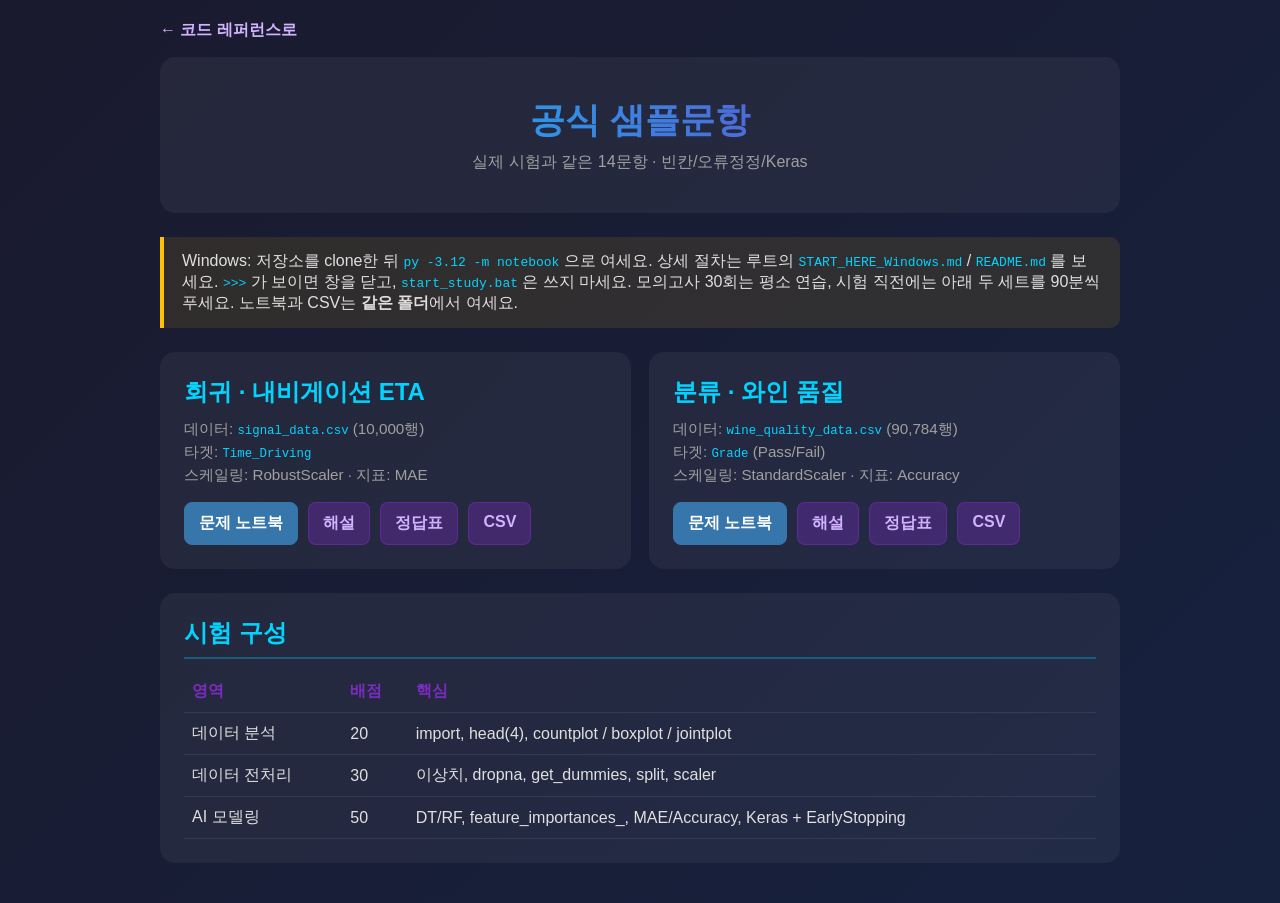
<file: official_samples/index.html>
<!DOCTYPE html>
<html lang="ko">
<head>
    <meta charset="UTF-8">
    <meta name="viewport" content="width=device-width, initial-scale=1.0">
    <title>AICE Associate 공식 샘플문항</title>
    <link rel="icon" href="../assets/gn-icon.svg" />
    <style>
        * { margin: 0; padding: 0; box-sizing: border-box; }
        body {
            font-family: 'Segoe UI', Tahoma, Geneva, Verdana, sans-serif;
            background: linear-gradient(135deg, #1a1a2e 0%, #16213e 100%);
            color: #e0e0e0;
            min-height: 100vh;
            padding: 20px;
        }
        .container { max-width: 960px; margin: 0 auto; }
        header {
            text-align: center;
            padding: 40px 20px;
            background: rgba(255, 255, 255, 0.05);
            border-radius: 15px;
            margin-bottom: 24px;
        }
        header h1 {
            font-size: 2.2em;
            background: linear-gradient(90deg, #00d4ff, #7b2cbf);
            -webkit-background-clip: text;
            -webkit-text-fill-color: transparent;
            margin-bottom: 8px;
        }
        header p { color: #a0a0a0; }
        .back {
            display: inline-block;
            margin-bottom: 16px;
            color: #d2b3ff;
            text-decoration: none;
            font-weight: 600;
        }
        .note {
            background: rgba(255, 193, 7, 0.1);
            border-left: 4px solid #ffc107;
            padding: 14px 18px;
            margin-bottom: 24px;
            border-radius: 0 10px 10px 0;
            color: #e0e0e0;
        }
        .grid {
            display: grid;
            grid-template-columns: 1fr 1fr;
            gap: 18px;
            margin-bottom: 24px;
        }
        .card {
            background: rgba(255, 255, 255, 0.05);
            border-radius: 15px;
            padding: 24px;
        }
        .card h2 { color: #00d4ff; margin-bottom: 10px; }
        .card .meta { color: #a0a0a0; font-size: 0.95em; margin-bottom: 16px; line-height: 1.5; }
        .links { display: flex; flex-wrap: wrap; gap: 10px; }
        .links a {
            display: inline-block;
            padding: 10px 14px;
            border-radius: 8px;
            text-decoration: none;
            font-weight: 600;
            background: rgba(123, 44, 191, 0.35);
            color: #d2b3ff;
            border: 1px solid rgba(123, 44, 191, 0.5);
        }
        .links a.primary {
            background: #3776ab;
            color: #fff;
            border-color: #3776ab;
        }
        .section {
            background: rgba(255, 255, 255, 0.05);
            border-radius: 15px;
            padding: 24px;
            margin-bottom: 20px;
        }
        .section h2 {
            color: #00d4ff;
            margin-bottom: 12px;
            padding-bottom: 8px;
            border-bottom: 2px solid rgba(0, 212, 255, 0.3);
        }
        table { width: 100%; border-collapse: collapse; }
        th, td { text-align: left; padding: 10px 8px; border-bottom: 1px solid rgba(255,255,255,0.08); }
        th { color: #7b2cbf; }
        code { color: #00d4ff; }
        @media (max-width: 768px) {
            .grid { grid-template-columns: 1fr; }
            header h1 { font-size: 1.6em; }
        }
    </style>
</head>
<body>
    <div class="container">
        <a class="back" href="../index.html">← 코드 레퍼런스로</a>
        <header>
            <h1>공식 샘플문항</h1>
            <p>실제 시험과 같은 14문항 · 빈칸/오류정정/Keras</p>
        </header>

        <div class="note">
            Windows: 저장소를 clone한 뒤 <code>py -3.12 -m notebook</code> 으로 여세요.
            상세 절차는 루트의 <code>START_HERE_Windows.md</code> / <code>README.md</code> 를 보세요.
            <code>&gt;&gt;&gt;</code> 가 보이면 창을 닫고, <code>start_study.bat</code> 은 쓰지 마세요.
            모의고사 30회는 평소 연습, 시험 직전에는 아래 두 세트를 90분씩 푸세요.
            노트북과 CSV는 <strong>같은 폴더</strong>에서 여세요.
        </div>

        <div class="grid">
            <div class="card">
                <h2>회귀 · 내비게이션 ETA</h2>
                <p class="meta">
                    데이터: <code>signal_data.csv</code> (10,000행)<br>
                    타겟: <code>Time_Driving</code><br>
                    스케일링: RobustScaler · 지표: MAE
                </p>
                <div class="links">
                    <a class="primary" href="regression/problem.ipynb">문제 노트북</a>
                    <a href="regression/solution.ipynb">해설</a>
                    <a href="regression/answer_key.md">정답표</a>
                    <a href="regression/signal_data.csv">CSV</a>
                </div>
            </div>
            <div class="card">
                <h2>분류 · 와인 품질</h2>
                <p class="meta">
                    데이터: <code>wine_quality_data.csv</code> (90,784행)<br>
                    타겟: <code>Grade</code> (Pass/Fail)<br>
                    스케일링: StandardScaler · 지표: Accuracy
                </p>
                <div class="links">
                    <a class="primary" href="classification/problem.ipynb">문제 노트북</a>
                    <a href="classification/solution.ipynb">해설</a>
                    <a href="classification/answer_key.md">정답표</a>
                    <a href="classification/wine_quality_data.csv">CSV</a>
                </div>
            </div>
        </div>

        <div class="section">
            <h2>시험 구성</h2>
            <table>
                <thead>
                    <tr><th>영역</th><th>배점</th><th>핵심</th></tr>
                </thead>
                <tbody>
                    <tr><td>데이터 분석</td><td>20</td><td>import, head(4), countplot / boxplot / jointplot</td></tr>
                    <tr><td>데이터 전처리</td><td>30</td><td>이상치, dropna, get_dummies, split, scaler</td></tr>
                    <tr><td>AI 모델링</td><td>50</td><td>DT/RF, feature_importances_, MAE/Accuracy, Keras + EarlyStopping</td></tr>
                </tbody>
            </table>
        </div>
    </div>
</body>
</html>
</file>
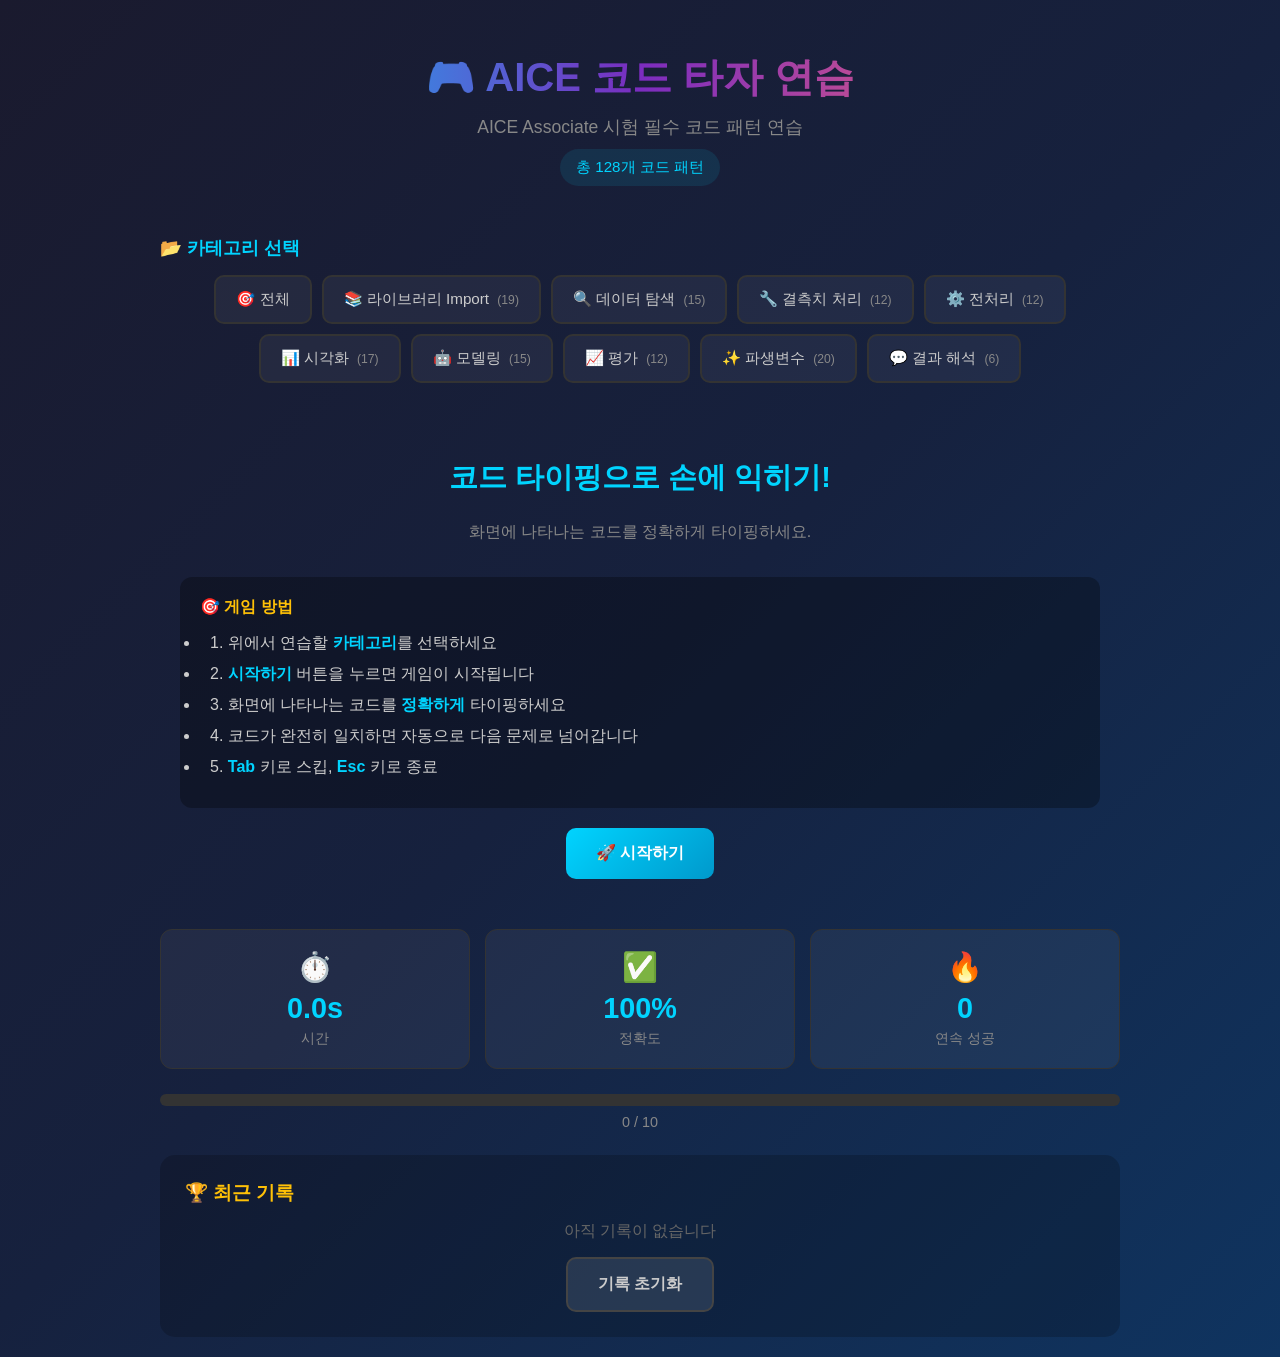
<file: games/typing_game/index.html>
<!DOCTYPE html>
<html lang="ko">
<head>
    <meta charset="UTF-8">
    <meta name="viewport" content="width=device-width, initial-scale=1.0">
    <title>AICE 코드 타자 연습</title>
    <link rel="stylesheet" href="style.css">
</head>
<body>
    <div class="container">
        <!-- 헤더 -->
        <header>
            <h1>🎮 AICE 코드 타자 연습</h1>
            <p>AICE Associate 시험 필수 코드 패턴 연습</p>
            <p class="code-count" id="codeCount">총 0개 코드 패턴</p>
        </header>
        
        <!-- 카테고리 선택 -->
        <div class="category-section">
            <h3>📂 카테고리 선택</h3>
            <div class="category-buttons" id="categoryButtons">
                <!-- JavaScript로 생성 -->
            </div>
        </div>
        
        <!-- 시작 화면 -->
        <div class="start-screen" id="startScreen">
            <h2>코드 타이핑으로 손에 익히기!</h2>
            <p>화면에 나타나는 코드를 정확하게 타이핑하세요.</p>
            
            <div class="instructions">
                <h4>🎯 게임 방법</h4>
                <ul>
                    <li>1. 위에서 연습할 <strong>카테고리</strong>를 선택하세요</li>
                    <li>2. <strong>시작하기</strong> 버튼을 누르면 게임이 시작됩니다</li>
                    <li>3. 화면에 나타나는 코드를 <strong>정확하게</strong> 타이핑하세요</li>
                    <li>4. 코드가 완전히 일치하면 자동으로 다음 문제로 넘어갑니다</li>
                    <li>5. <strong>Tab</strong> 키로 스킵, <strong>Esc</strong> 키로 종료</li>
                </ul>
            </div>
            
            <div class="controls">
                <button class="btn btn-primary" onclick="startGame()">
                    🚀 시작하기
                </button>
            </div>
        </div>
        
        <!-- 게임 영역 -->
        <div class="game-area" id="gameArea" style="display: none;">
            
            <!-- 토글 버튼 영역 -->
            <div class="toggle-buttons">
                <button class="toggle-btn active" id="toggleDesc" onclick="toggleSection('desc')">
                    💡 설명
                </button>
                <button class="toggle-btn active" id="togglePron" onclick="toggleSection('pron')">
                    🔊 발음
                </button>
                <button class="toggle-btn active" id="toggleGrammar" onclick="toggleSection('grammar')">
                    📖 문법
                </button>
            </div>
            
            <!-- 1. 코드 설명 (위) -->
            <div class="code-description" id="descSection">
                <span class="desc-icon">💡</span>
                <div class="desc-content">
                    <span class="desc-label">설명</span>
                    <div id="codeDescription">설명이 여기에 표시됩니다</div>
                </div>
            </div>
            
            <!-- 2. 타겟 코드 (가운데) -->
            <div class="target-code">
                <span class="target-code-label">타이핑할 코드</span>
                <div id="targetCode">코드가 여기에 표시됩니다</div>
            </div>
            
            <!-- 3. 한글 발음 (코드 아래) -->
            <div class="code-pronunciation" id="pronSection">
                <span class="pron-icon">🔊</span>
                <div class="pron-content">
                    <span class="pron-label">발음</span>
                    <div id="codePronunciation">발음이 여기에 표시됩니다</div>
                </div>
            </div>
            
            <!-- 4. 입력 영역 -->
            <div class="input-area">
                <span class="input-area-label">입력</span>
                <input 
                    type="text" 
                    id="codeInput" 
                    placeholder="여기에 타이핑하세요..."
                    autocomplete="off"
                    autocapitalize="off"
                    autocorrect="off"
                    spellcheck="false"
                >
            </div>
            
            <!-- 5. 실시간 피드백 -->
            <div id="liveFeedback"></div>
            
            <!-- 6. 문법 설명 (아래) -->
            <div class="code-grammar" id="grammarSection">
                <span class="grammar-icon">📖</span>
                <div class="grammar-content">
                    <span class="grammar-label">문법</span>
                    <div id="codeGrammar">문법 설명이 여기에 표시됩니다</div>
                </div>
            </div>
        </div>
        
        <!-- 통계 -->
        <div class="stats-area">
            <div class="stat-box">
                <div class="icon">⏱️</div>
                <div class="value" id="timer">0.0s</div>
                <div class="label">시간</div>
            </div>
            <div class="stat-box">
                <div class="icon">✅</div>
                <div class="value" id="accuracy">100%</div>
                <div class="label">정확도</div>
            </div>
            <div class="stat-box">
                <div class="icon">🔥</div>
                <div class="value" id="streak">0</div>
                <div class="label">연속 성공</div>
            </div>
        </div>
        
        <!-- 진행 바 -->
        <div class="progress-section">
            <div class="progress-bar">
                <div class="progress-fill" id="progressFill" style="width: 0%"></div>
            </div>
            <div class="progress-text" id="progressText">0 / 10</div>
        </div>
        
        <!-- 기록 섹션 -->
        <div class="records-section">
            <h3>🏆 최근 기록</h3>
            <div id="recordsList">
                <!-- JavaScript로 생성 -->
            </div>
            <div style="text-align: center; margin-top: 15px;">
                <button class="btn btn-secondary" onclick="clearRecords()">기록 초기화</button>
            </div>
        </div>
    </div>
    
    <!-- 결과 모달 -->
    <div class="modal" id="resultModal">
        <div class="modal-content">
            <h2>🎉 완료!</h2>
            <div class="result-stats">
                <div class="result-stat">
                    <div class="value" id="resultCorrect">0</div>
                    <div class="label">정답</div>
                </div>
                <div class="result-stat">
                    <div class="value" id="resultAccuracy">0%</div>
                    <div class="label">정확도</div>
                </div>
                <div class="result-stat">
                    <div class="value" id="resultTime">0s</div>
                    <div class="label">총 시간</div>
                </div>
                <div class="result-stat">
                    <div class="value" id="resultStreak">0</div>
                    <div class="label">최대 연속</div>
                </div>
            </div>
            <div class="controls">
                <button class="btn btn-primary" onclick="restartGame()">다시 하기</button>
                <button class="btn btn-secondary" onclick="closeModal()">닫기</button>
            </div>
        </div>
    </div>
    
    <!-- 스크립트 -->
    <script src="codes.js"></script>
    <script src="script.js"></script>
</body>
</html>
</file>
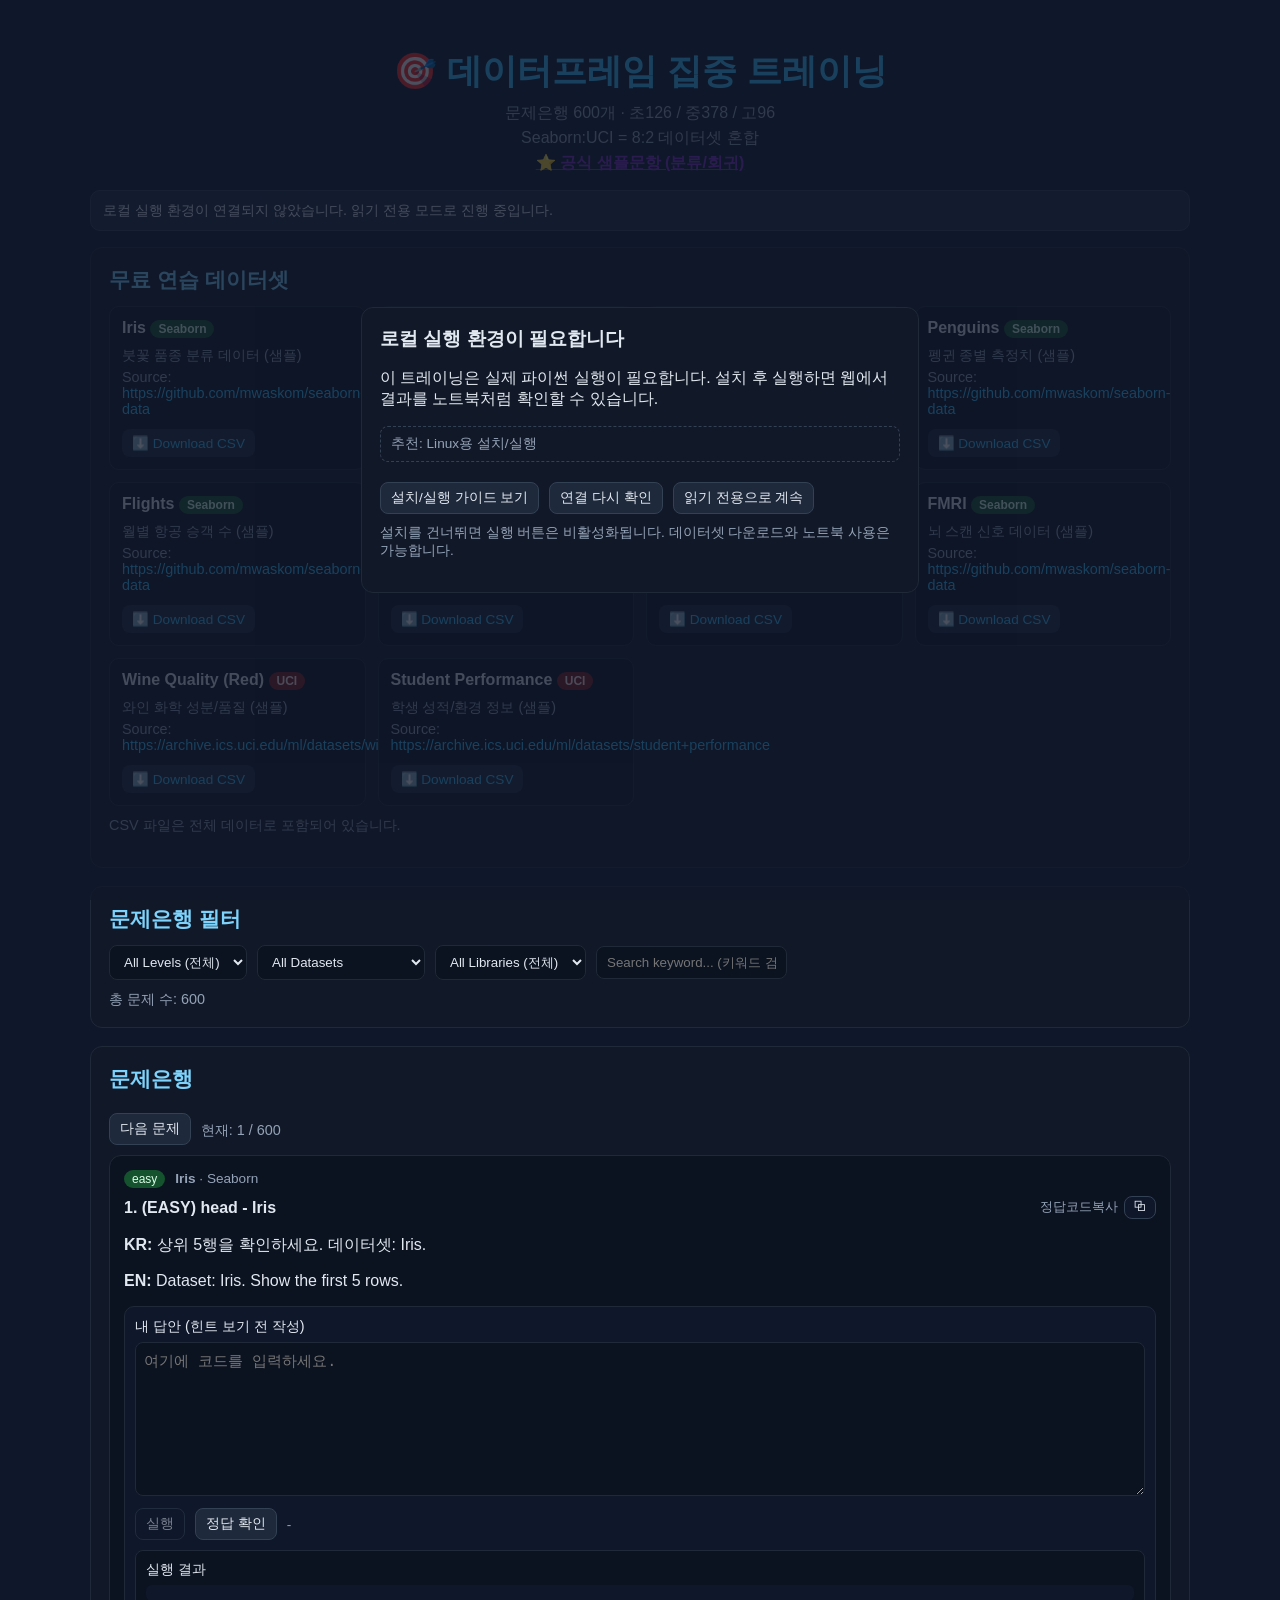
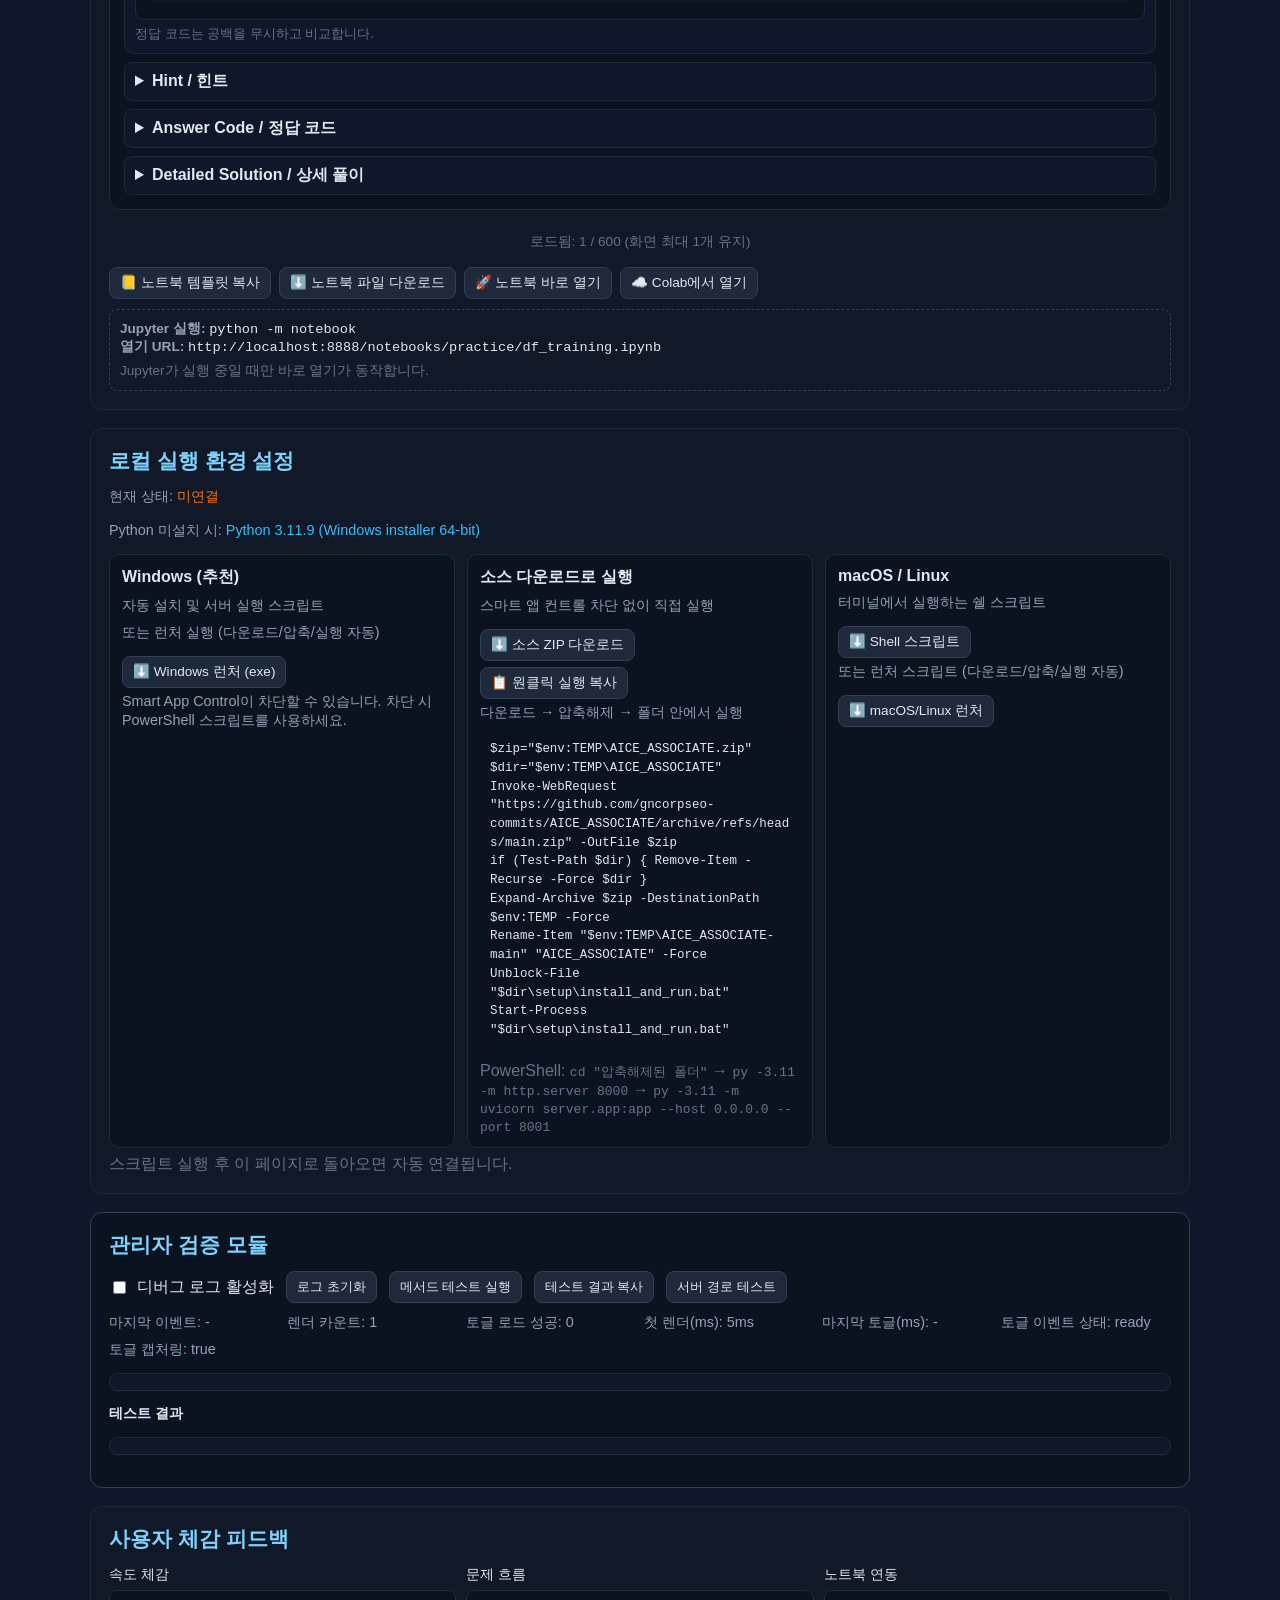
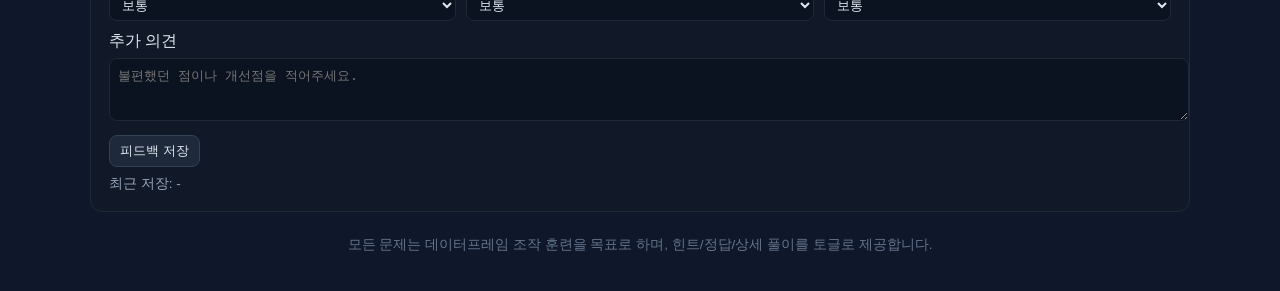
<file: practice/df_training.html>
<!DOCTYPE html>
<html lang="ko">
<head>
  <meta charset="UTF-8" />
  <meta name="viewport" content="width=device-width, initial-scale=1.0" />
  <title>데이터프레임 집중 트레이닝</title>
  <link rel="icon" href="../assets/gn-icon.svg" />
  <link rel="stylesheet" href="df_training.css" />
</head>
<body>
  <div class="container">
    <header>
      <h1>🎯 데이터프레임 집중 트레이닝</h1>
      <p>문제은행 600개 · 초126 / 중378 / 고96</p>
      <p>Seaborn:UCI = 8:2 데이터셋 혼합</p>
      <p><a href="../official_samples/index.html" style="color:#7b2cbf;font-weight:700;">⭐ 공식 샘플문항 (분류/회귀)</a></p>
    </header>

    <div id="readonlyBanner" class="readonly-banner">
      로컬 실행 환경이 연결되지 않았습니다. 읽기 전용 모드로 진행 중입니다.
    </div>

    <section class="section">
      <h2>무료 연습 데이터셋</h2>
      <div id="datasetList" class="dataset-grid"></div>
      <p class="stat-line">CSV 파일은 전체 데이터로 포함되어 있습니다.</p>
    </section>

    <section class="section">
      <h2>문제은행 필터</h2>
      <div class="filters">
        <select id="filterDifficulty">
          <option value="all">All Levels (전체)</option>
          <option value="easy">Easy (초급)</option>
          <option value="medium">Medium (중급)</option>
          <option value="hard">Hard (고급)</option>
        </select>
        <select id="filterDataset"></select>
        <select id="filterLibrary"></select>
        <input id="filterQuery" type="text" placeholder="Search keyword... (키워드 검색)" />
      </div>
      <div class="stat-line">총 문제 수: <span id="totalCount">0</span></div>
    </section>

    <section class="section">
      <h2>문제은행</h2>
      <div class="question-controls">
        <button id="nextQuestionBtn" class="notebook-btn">다음 문제</button>
        <span id="questionProgress" class="stat-line"></span>
      </div>
      <div id="questionList"></div>
      <div id="scrollSentinel"></div>
      <div id="loadingStatus" class="footer-note">스크롤하면 추가 문제가 로드됩니다.</div>
      <div class="notebook-actions">
        <button id="openInNotebook" class="notebook-btn">📒 노트북 템플릿 복사</button>
        <button id="downloadNotebook" class="notebook-btn">⬇️ 노트북 파일 다운로드</button>
        <button id="openNotebookLink" class="notebook-btn">🚀 노트북 바로 열기</button>
        <button id="openColabLink" class="notebook-btn">☁️ Colab에서 열기</button>
      </div>
      <div class="notebook-guide">
        <div><strong>Jupyter 실행:</strong> <code>python -m notebook</code></div>
        <div><strong>열기 URL:</strong> <code>http://localhost:8888/notebooks/practice/df_training.ipynb</code></div>
        <div class="guide-note">Jupyter가 실행 중일 때만 바로 열기가 동작합니다.</div>
      </div>
    </section>

    <section class="section" id="localSetup">
      <h2>로컬 실행 환경 설정</h2>
      <p class="stat-line">현재 상태: <span id="serverStatus">확인 중...</span></p>
      <p class="stat-line">
        Python 미설치 시:
        <a class="setup-link" href="https://www.python.org/downloads/release/python-3119/" target="_blank" rel="noopener noreferrer">
          Python 3.11.9 (Windows installer 64-bit)
        </a>
      </p>
      <div class="setup-grid">
        <div class="setup-card">
          <h3>Windows (추천)</h3>
          <p>자동 설치 및 서버 실행 스크립트</p>
          <a id="downloadWinPs" class="setup-btn" href="../setup/install_and_run.ps1" download>⬇️ PowerShell 스크립트</a>
          <a id="downloadWinBat" class="setup-btn" href="../setup/install_and_run.bat" download>⬇️ BAT 스크립트</a>
          <p class="guide-note">또는 런처 실행 (다운로드/압축/실행 자동)</p>
          <a class="setup-btn" href="../launcher/windows/dist/AICE_Launcher.exe">⬇️ Windows 런처 (exe)</a>
          <p class="guide-note">Smart App Control이 차단할 수 있습니다. 차단 시 PowerShell 스크립트를 사용하세요.</p>
        </div>
        <div class="setup-card">
          <h3>소스 다운로드로 실행</h3>
          <p>스마트 앱 컨트롤 차단 없이 직접 실행</p>
          <a class="setup-btn" href="https://github.com/gncorpseo-commits/AICE_ASSOCIATE/archive/refs/heads/main.zip">⬇️ 소스 ZIP 다운로드</a>
          <button id="copyLocalRun" class="setup-btn" type="button">📋 원클릭 실행 복사</button>
          <p class="guide-note">다운로드 → 압축해제 → 폴더 안에서 실행</p>
          <pre id="localRunCommand" class="setup-code">$zip="$env:TEMP\AICE_ASSOCIATE.zip"
$dir="$env:TEMP\AICE_ASSOCIATE"
Invoke-WebRequest "https://github.com/gncorpseo-commits/AICE_ASSOCIATE/archive/refs/heads/main.zip" -OutFile $zip
if (Test-Path $dir) { Remove-Item -Recurse -Force $dir }
Expand-Archive $zip -DestinationPath $env:TEMP -Force
Rename-Item "$env:TEMP\AICE_ASSOCIATE-main" "AICE_ASSOCIATE" -Force
Unblock-File "$dir\setup\install_and_run.bat"
Start-Process "$dir\setup\install_and_run.bat"</pre>
          <div class="guide-note">
            PowerShell:
            <code>cd "압축해제된 폴더"</code> →
            <code>py -3.11 -m http.server 8000</code> →
            <code>py -3.11 -m uvicorn server.app:app --host 0.0.0.0 --port 8001</code>
          </div>
        </div>
        <div class="setup-card">
          <h3>macOS / Linux</h3>
          <p>터미널에서 실행하는 쉘 스크립트</p>
          <a id="downloadUnixSh" class="setup-btn" href="../setup/install_and_run.sh" download>⬇️ Shell 스크립트</a>
          <p class="guide-note">또는 런처 스크립트 (다운로드/압축/실행 자동)</p>
          <a class="setup-btn" href="../launcher/unix/run.sh" download>⬇️ macOS/Linux 런처</a>
        </div>
      </div>
      <div class="guide-note">
        스크립트 실행 후 이 페이지로 돌아오면 자동 연결됩니다.
      </div>
    </section>

    <section class="section admin-panel" id="adminPanel">
      <h2>관리자 검증 모듈</h2>
      <div class="admin-controls">
        <label class="admin-toggle">
          <input type="checkbox" id="adminDebugToggle" />
          디버그 로그 활성화
        </label>
        <button id="adminClearLog" class="admin-btn">로그 초기화</button>
        <button id="adminRunTests" class="admin-btn">메서드 테스트 실행</button>
        <button id="adminCopyTest" class="admin-btn">테스트 결과 복사</button>
        <button id="adminRunDebugTest" class="admin-btn">서버 경로 테스트</button>
      </div>
      <div class="admin-info">
        <div>마지막 이벤트: <span id="adminLastEvent">-</span></div>
        <div>렌더 카운트: <span id="adminRenderCount">0</span></div>
        <div>토글 로드 성공: <span id="adminToggleLoaded">0</span></div>
        <div>첫 렌더(ms): <span id="adminFirstRenderMs">-</span></div>
        <div>마지막 토글(ms): <span id="adminLastToggleMs">-</span></div>
        <div>토글 이벤트 상태: <span id="adminToggleEvent">-</span></div>
        <div>토글 캡처링: <span id="adminToggleCapture">-</span></div>
      </div>
      <pre id="adminLog" class="admin-log"></pre>
      <div class="admin-test-title">테스트 결과</div>
      <pre id="adminTestResult" class="admin-log"></pre>
    </section>

    <section class="section" id="uxFeedback">
      <h2>사용자 체감 피드백</h2>
      <div class="feedback-grid">
        <label>속도 체감
          <select id="uxSpeed">
            <option value="5">매우 빠름</option>
            <option value="4">빠름</option>
            <option value="3" selected>보통</option>
            <option value="2">느림</option>
            <option value="1">매우 느림</option>
          </select>
        </label>
        <label>문제 흐름
          <select id="uxFlow">
            <option value="5">매우 좋음</option>
            <option value="4">좋음</option>
            <option value="3" selected>보통</option>
            <option value="2">불편함</option>
            <option value="1">매우 불편함</option>
          </select>
        </label>
        <label>노트북 연동
          <select id="uxNotebook">
            <option value="5">매우 좋음</option>
            <option value="4">좋음</option>
            <option value="3" selected>보통</option>
            <option value="2">불편함</option>
            <option value="1">매우 불편함</option>
          </select>
        </label>
      </div>
      <label class="feedback-notes">추가 의견
        <textarea id="uxNotes" rows="3" placeholder="불편했던 점이나 개선점을 적어주세요."></textarea>
      </label>
      <button id="uxSave" class="admin-btn">피드백 저장</button>
      <div class="feedback-last">최근 저장: <span id="uxLastSaved">-</span></div>
    </section>

    <p class="footer-note">
      모든 문제는 데이터프레임 조작 훈련을 목표로 하며, 힌트/정답/상세 풀이를 토글로 제공합니다.
    </p>
  </div>

  <div id="installModal" class="modal-overlay">
    <div class="modal">
      <h2>로컬 실행 환경이 필요합니다</h2>
      <p>
        이 트레이닝은 실제 파이썬 실행이 필요합니다.
        설치 후 실행하면 웹에서 결과를 노트북처럼 확인할 수 있습니다.
      </p>
      <div class="modal-reco" id="installReco">추천: Windows용 설치/실행</div>
      <div class="modal-actions">
        <button id="openInstallGuide" class="notebook-btn">설치/실행 가이드 보기</button>
        <button id="retryConnection" class="notebook-btn">연결 다시 확인</button>
        <button id="continueReadonly" class="notebook-btn">읽기 전용으로 계속</button>
      </div>
      <p class="modal-note">
        설치를 건너뛰면 실행 버튼은 비활성화됩니다. 데이터셋 다운로드와 노트북 사용은 가능합니다.
      </p>
    </div>
  </div>

  <script src="df_training.js"></script>
</body>
</html>
</file>
<file: games/typing_game/style.css>
/* AICE 타자 연습 게임 스타일 */

* {
    margin: 0;
    padding: 0;
    box-sizing: border-box;
}

body {
    font-family: 'Segoe UI', Tahoma, Geneva, Verdana, sans-serif;
    background: linear-gradient(135deg, #1a1a2e 0%, #16213e 50%, #0f3460 100%);
    min-height: 100vh;
    color: #e0e0e0;
}

.container {
    max-width: 1000px;
    margin: 0 auto;
    padding: 20px;
}

/* 헤더 */
header {
    text-align: center;
    padding: 30px 20px;
    margin-bottom: 20px;
}

header h1 {
    font-size: 2.5em;
    background: linear-gradient(90deg, #00d4ff, #7b2cbf, #ff6b6b);
    -webkit-background-clip: text;
    -webkit-text-fill-color: transparent;
    background-clip: text;
    margin-bottom: 10px;
}

header p {
    color: #888;
    font-size: 1.1em;
}

header .code-count {
    margin-top: 10px;
    padding: 8px 16px;
    background: rgba(0, 212, 255, 0.1);
    border-radius: 20px;
    display: inline-block;
    color: #00d4ff;
    font-size: 0.95em;
}

/* 카테고리 선택 */
.category-section {
    margin-bottom: 25px;
}

.category-section h3 {
    color: #00d4ff;
    margin-bottom: 15px;
    font-size: 1.1em;
}

.category-buttons {
    display: flex;
    flex-wrap: wrap;
    gap: 10px;
    justify-content: center;
}

.category-btn {
    padding: 12px 20px;
    border: 2px solid #333;
    border-radius: 10px;
    background: rgba(255, 255, 255, 0.05);
    color: #ccc;
    cursor: pointer;
    transition: all 0.3s ease;
    font-size: 0.95em;
}

.category-btn .count {
    font-size: 0.8em;
    color: #888;
    margin-left: 4px;
}

.category-btn:hover {
    border-color: #00d4ff;
    color: #00d4ff;
    transform: translateY(-2px);
}

.category-btn.active {
    background: linear-gradient(135deg, #00d4ff, #7b2cbf);
    border-color: transparent;
    color: white;
    font-weight: 600;
}

.category-btn.active .count {
    color: rgba(255, 255, 255, 0.8);
}

/* 게임 영역 */
.game-area {
    background: rgba(0, 0, 0, 0.3);
    border-radius: 20px;
    padding: 25px;
    margin-bottom: 25px;
}

/* 토글 버튼 영역 */
.toggle-buttons {
    display: flex;
    justify-content: center;
    gap: 10px;
    margin-bottom: 20px;
    flex-wrap: wrap;
}

.toggle-btn {
    padding: 8px 16px;
    border: 2px solid #444;
    border-radius: 20px;
    background: rgba(255, 255, 255, 0.05);
    color: #888;
    cursor: pointer;
    transition: all 0.3s ease;
    font-size: 0.9em;
    font-weight: 500;
}

.toggle-btn:hover {
    border-color: #666;
    color: #ccc;
}

.toggle-btn.active {
    border-color: #00d4ff;
    background: rgba(0, 212, 255, 0.15);
    color: #00d4ff;
}

/* 설명 버튼 활성화 */
#toggleDesc.active {
    border-color: #00d4ff;
    background: rgba(0, 212, 255, 0.15);
    color: #00d4ff;
}

/* 발음 버튼 활성화 */
#togglePron.active {
    border-color: #ffc107;
    background: rgba(255, 193, 7, 0.15);
    color: #ffc107;
}

/* 문법 버튼 활성화 */
#toggleGrammar.active {
    border-color: #9c27b0;
    background: rgba(156, 39, 176, 0.15);
    color: #ce93d8;
}

/* 코드 설명 (위) */
.code-description {
    background: rgba(0, 212, 255, 0.08);
    border-left: 4px solid #00d4ff;
    border-radius: 0 12px 12px 0;
    padding: 15px 18px;
    margin-bottom: 15px;
    display: flex;
    align-items: flex-start;
    gap: 12px;
    transition: all 0.3s ease;
    overflow: hidden;
    max-height: 200px;
    opacity: 1;
}

.code-description.hidden {
    max-height: 0;
    padding: 0 18px;
    margin-bottom: 0;
    opacity: 0;
    border-left-width: 0;
}

.code-description .desc-icon {
    font-size: 1.2em;
    flex-shrink: 0;
}

.code-description .desc-content {
    flex: 1;
}

.code-description .desc-label {
    display: block;
    font-size: 0.75em;
    color: #00d4ff;
    margin-bottom: 4px;
    font-weight: 600;
    text-transform: uppercase;
    letter-spacing: 1px;
}

#codeDescription {
    font-size: 1.1em;
    color: #b0e0ff;
    line-height: 1.5;
}

/* 타겟 코드 표시 */
.target-code {
    background: #1e1e1e;
    border-radius: 12px;
    padding: 25px;
    margin-bottom: 12px;
    border: 2px solid #333;
    position: relative;
}

.target-code-label {
    position: absolute;
    top: -12px;
    left: 20px;
    background: #1a1a2e;
    padding: 2px 12px;
    font-size: 0.85em;
    color: #888;
    border-radius: 4px;
}

#targetCode {
    font-family: 'Fira Code', 'Consolas', 'Monaco', monospace;
    font-size: 1.4em;
    color: #4ec9b0;
    letter-spacing: 0.5px;
    word-break: break-all;
    line-height: 1.6;
}

/* 한글 발음 (코드 아래) */
.code-pronunciation {
    background: rgba(255, 193, 7, 0.08);
    border-left: 4px solid #ffc107;
    border-radius: 0 12px 12px 0;
    padding: 12px 18px;
    margin-bottom: 15px;
    display: flex;
    align-items: flex-start;
    gap: 12px;
    transition: all 0.3s ease;
    overflow: hidden;
    max-height: 200px;
    opacity: 1;
}

.code-pronunciation.hidden {
    max-height: 0;
    padding: 0 18px;
    margin-bottom: 0;
    opacity: 0;
    border-left-width: 0;
}

.code-pronunciation .pron-icon {
    font-size: 1.2em;
    flex-shrink: 0;
}

.code-pronunciation .pron-content {
    flex: 1;
}

.code-pronunciation .pron-label {
    display: block;
    font-size: 0.75em;
    color: #ffc107;
    margin-bottom: 4px;
    font-weight: 600;
    text-transform: uppercase;
    letter-spacing: 1px;
}

#codePronunciation {
    font-size: 1.05em;
    color: #ffe082;
    line-height: 1.5;
    font-weight: 500;
}

/* 입력 영역 */
.input-area {
    position: relative;
    margin-bottom: 10px;
}

.input-area-label {
    position: absolute;
    top: -12px;
    left: 20px;
    background: #1a1a2e;
    padding: 2px 12px;
    font-size: 0.85em;
    color: #888;
    border-radius: 4px;
    z-index: 1;
}

#codeInput {
    width: 100%;
    padding: 25px;
    font-family: 'Fira Code', 'Consolas', 'Monaco', monospace;
    font-size: 1.4em;
    background: #1e1e1e;
    border: 2px solid #333;
    border-radius: 12px;
    color: #e0e0e0;
    outline: none;
    transition: border-color 0.3s ease;
}

#codeInput:focus {
    border-color: #00d4ff;
}

#codeInput.correct {
    border-color: #4caf50;
    background: rgba(76, 175, 80, 0.1);
}

#codeInput.incorrect {
    border-color: #f44336;
    background: rgba(244, 67, 54, 0.1);
}

/* 실시간 피드백 */
#liveFeedback {
    font-family: 'Fira Code', 'Consolas', 'Monaco', monospace;
    font-size: 1.4em;
    min-height: 30px;
    margin-top: 10px;
    margin-bottom: 15px;
    padding: 10px;
    word-break: break-all;
}

#liveFeedback .correct-char {
    color: #4caf50;
}

#liveFeedback .incorrect-char {
    color: #f44336;
    text-decoration: underline;
}

#liveFeedback .pending-char {
    color: #666;
}

/* 문법 설명 (아래) */
.code-grammar {
    background: rgba(156, 39, 176, 0.08);
    border-left: 4px solid #9c27b0;
    border-radius: 0 12px 12px 0;
    padding: 15px 18px;
    margin-top: 10px;
    display: flex;
    align-items: flex-start;
    gap: 12px;
    transition: all 0.3s ease;
    overflow: hidden;
    max-height: 200px;
    opacity: 1;
}

.code-grammar.hidden {
    max-height: 0;
    padding: 0 18px;
    margin-top: 0;
    opacity: 0;
    border-left-width: 0;
}

.code-grammar .grammar-icon {
    font-size: 1.2em;
    flex-shrink: 0;
}

.code-grammar .grammar-content {
    flex: 1;
}

.code-grammar .grammar-label {
    display: block;
    font-size: 0.75em;
    color: #ce93d8;
    margin-bottom: 4px;
    font-weight: 600;
    text-transform: uppercase;
    letter-spacing: 1px;
}

#codeGrammar {
    font-size: 1em;
    color: #e1bee7;
    line-height: 1.5;
}

/* 통계 영역 */
.stats-area {
    display: grid;
    grid-template-columns: repeat(auto-fit, minmax(150px, 1fr));
    gap: 15px;
    margin-bottom: 25px;
}

.stat-box {
    background: rgba(255, 255, 255, 0.05);
    border-radius: 12px;
    padding: 20px;
    text-align: center;
    border: 1px solid #333;
}

.stat-box .icon {
    font-size: 1.8em;
    margin-bottom: 8px;
}

.stat-box .value {
    font-size: 1.8em;
    font-weight: 700;
    color: #00d4ff;
    margin-bottom: 5px;
}

.stat-box .label {
    font-size: 0.85em;
    color: #888;
}

/* 진행 바 */
.progress-section {
    margin-bottom: 25px;
}

.progress-bar {
    background: #333;
    border-radius: 10px;
    height: 12px;
    overflow: hidden;
}

.progress-fill {
    background: linear-gradient(90deg, #00d4ff, #7b2cbf);
    height: 100%;
    border-radius: 10px;
    transition: width 0.3s ease;
}

.progress-text {
    text-align: center;
    margin-top: 8px;
    color: #888;
    font-size: 0.9em;
}

/* 컨트롤 버튼 */
.controls {
    display: flex;
    gap: 15px;
    justify-content: center;
    flex-wrap: wrap;
}

.btn {
    padding: 15px 30px;
    border: none;
    border-radius: 10px;
    font-size: 1em;
    font-weight: 600;
    cursor: pointer;
    transition: all 0.3s ease;
}

.btn-primary {
    background: linear-gradient(135deg, #00d4ff, #0099cc);
    color: white;
}

.btn-primary:hover {
    transform: translateY(-2px);
    box-shadow: 0 5px 20px rgba(0, 212, 255, 0.4);
}

.btn-secondary {
    background: rgba(255, 255, 255, 0.1);
    color: #ccc;
    border: 2px solid #444;
}

.btn-secondary:hover {
    border-color: #666;
    color: white;
}

.btn-success {
    background: linear-gradient(135deg, #4caf50, #388e3c);
    color: white;
}

/* 결과 모달 */
.modal {
    display: none;
    position: fixed;
    top: 0;
    left: 0;
    width: 100%;
    height: 100%;
    background: rgba(0, 0, 0, 0.8);
    justify-content: center;
    align-items: center;
    z-index: 1000;
}

.modal.show {
    display: flex;
}

.modal-content {
    background: linear-gradient(135deg, #1a1a2e, #16213e);
    border-radius: 20px;
    padding: 40px;
    max-width: 500px;
    width: 90%;
    text-align: center;
    border: 2px solid #333;
}

.modal-content h2 {
    font-size: 2em;
    margin-bottom: 20px;
    color: #00d4ff;
}

.result-stats {
    display: grid;
    grid-template-columns: 1fr 1fr;
    gap: 20px;
    margin: 30px 0;
}

.result-stat {
    background: rgba(0, 0, 0, 0.3);
    padding: 20px;
    border-radius: 12px;
}

.result-stat .value {
    font-size: 2em;
    font-weight: 700;
    color: #4caf50;
}

.result-stat .label {
    color: #888;
    margin-top: 5px;
}

/* 기록 섹션 */
.records-section {
    background: rgba(0, 0, 0, 0.2);
    border-radius: 15px;
    padding: 25px;
    margin-top: 25px;
}

.records-section h3 {
    color: #ffc107;
    margin-bottom: 15px;
    display: flex;
    align-items: center;
    gap: 10px;
}

.record-item {
    display: flex;
    justify-content: space-between;
    padding: 10px 15px;
    background: rgba(255, 255, 255, 0.05);
    border-radius: 8px;
    margin-bottom: 8px;
}

.record-item .category {
    color: #00d4ff;
}

.record-item .score {
    color: #4caf50;
    font-weight: 600;
}

/* 반응형 */
@media (max-width: 768px) {
    header h1 {
        font-size: 1.8em;
    }
    
    #targetCode, #codeInput {
        font-size: 1.1em;
    }
    
    #liveFeedback {
        font-size: 1.1em;
    }
    
    .stats-area {
        grid-template-columns: repeat(2, 1fr);
    }
    
    .stat-box .value {
        font-size: 1.4em;
    }
    
    .code-description,
    .code-pronunciation,
    .code-grammar {
        padding: 12px 15px;
    }
    
    #codeDescription,
    #codePronunciation,
    #codeGrammar {
        font-size: 0.95em;
    }
    
    .toggle-buttons {
        gap: 8px;
    }
    
    .toggle-btn {
        padding: 6px 12px;
        font-size: 0.85em;
    }
}

/* 애니메이션 */
@keyframes pulse {
    0%, 100% { transform: scale(1); }
    50% { transform: scale(1.05); }
}

.streak-bonus {
    animation: pulse 0.5s ease;
}

/* 시작 화면 */
.start-screen {
    text-align: center;
    padding: 50px 20px;
}

.start-screen h2 {
    font-size: 1.8em;
    margin-bottom: 20px;
    color: #00d4ff;
}

.start-screen p {
    color: #888;
    margin-bottom: 30px;
    line-height: 1.8;
}

.start-screen .instructions {
    background: rgba(0, 0, 0, 0.3);
    border-radius: 12px;
    padding: 20px;
    margin: 20px 0;
    text-align: left;
}

.start-screen .instructions h4 {
    color: #ffc107;
    margin-bottom: 15px;
}

.start-screen .instructions li {
    margin: 10px 0;
    padding-left: 10px;
    color: #ccc;
}

.start-screen .instructions strong {
    color: #00d4ff;
}
</file>
<file: practice/df_training.css>
body {
  font-family: "Segoe UI", Tahoma, Geneva, Verdana, sans-serif;
  background: #0f172a;
  color: #e2e8f0;
  margin: 0;
  padding: 0;
}

.container {
  max-width: 1100px;
  margin: 0 auto;
  padding: 24px;
}

header {
  text-align: center;
  padding: 24px 0 12px;
}

header h1 {
  margin: 0 0 8px;
  font-size: 2.2rem;
  color: #38bdf8;
}

header p {
  margin: 4px 0;
  color: #94a3b8;
}

.section {
  background: #111827;
  border: 1px solid #1f2937;
  border-radius: 12px;
  padding: 18px;
  margin-bottom: 18px;
}

.section h2 {
  margin: 0 0 12px;
  font-size: 1.3rem;
  color: #7dd3fc;
}

.dataset-grid {
  display: grid;
  grid-template-columns: repeat(auto-fit, minmax(240px, 1fr));
  gap: 12px;
}

.dataset-card {
  border: 1px solid #1f2937;
  background: #0b1220;
  border-radius: 10px;
  padding: 12px;
}

.dataset-card h3 {
  margin: 0 0 8px;
  font-size: 1rem;
  color: #e2e8f0;
}

.dataset-card p {
  margin: 4px 0;
  color: #94a3b8;
  font-size: 0.9rem;
}

.dataset-card a {
  color: #38bdf8;
  text-decoration: none;
}

.dataset-card .download {
  display: inline-block;
  margin-top: 8px;
  padding: 6px 10px;
  background: #1e293b;
  border-radius: 8px;
  font-size: 0.85rem;
}

.filters {
  display: flex;
  flex-wrap: wrap;
  gap: 10px;
  align-items: center;
}

.filters select,
.filters input {
  background: #0b1220;
  color: #e2e8f0;
  border: 1px solid #1f2937;
  border-radius: 8px;
  padding: 8px 10px;
}

.stat-line {
  margin-top: 10px;
  color: #94a3b8;
  font-size: 0.9rem;
}

.question-controls {
  display: flex;
  align-items: center;
  gap: 10px;
  flex-wrap: wrap;
  margin-bottom: 10px;
}

.setup-grid {
  display: grid;
  grid-template-columns: repeat(auto-fit, minmax(240px, 1fr));
  gap: 12px;
  margin-top: 10px;
}

.setup-card {
  border: 1px solid #1f2937;
  background: #0b1220;
  border-radius: 10px;
  padding: 12px;
}

.setup-card h3 {
  margin: 0 0 8px;
  font-size: 1rem;
  color: #e2e8f0;
}

.setup-card p {
  margin: 4px 0 8px;
  color: #94a3b8;
  font-size: 0.9rem;
}

.setup-btn {
  display: inline-block;
  margin-right: 8px;
  margin-top: 6px;
  background: #1e293b;
  color: #e2e8f0;
  border: 1px solid #334155;
  border-radius: 8px;
  padding: 6px 10px;
  text-decoration: none;
  font-size: 0.85rem;
}

.setup-code {
  margin-top: 8px;
  white-space: pre-wrap;
  word-break: break-word;
  font-size: 0.78rem;
}

.setup-btn:hover {
  background: #273449;
}

.setup-link {
  color: #38bdf8;
  text-decoration: none;
}

.setup-link:hover {
  text-decoration: underline;
}

#serverStatus[data-status="ok"] {
  color: #22c55e;
}

#serverStatus[data-status="fail"] {
  color: #f97316;
}

.question {
  border: 1px solid #1f2937;
  border-radius: 12px;
  padding: 14px;
  margin-bottom: 12px;
  background: #0b1220;
}

.question-header {
  display: flex;
  align-items: center;
  justify-content: space-between;
  gap: 8px;
  margin-bottom: 8px;
}

.question-header h3 {
  margin: 0;
  font-size: 1rem;
}

.copy-answer-icon {
  background: #0f172a;
  color: #e2e8f0;
  border: 1px solid #334155;
  border-radius: 8px;
  padding: 2px 8px;
  cursor: pointer;
  font-size: 0.85rem;
  line-height: 1.2;
}

.copy-answer-wrap {
  display: inline-flex;
  align-items: center;
  gap: 6px;
}

.copy-answer-label {
  color: #94a3b8;
  font-size: 0.8rem;
}

.copy-answer-icon:hover {
  background: #1e293b;
}

.question .meta {
  font-size: 0.85rem;
  color: #94a3b8;
  margin-bottom: 8px;
}

.answer-input {
  margin: 10px 0 8px;
  padding: 10px;
  border: 1px solid #1f2937;
  border-radius: 10px;
  background: #0f172a;
}

.answer-input label {
  display: block;
  margin-bottom: 6px;
  color: #e2e8f0;
  font-size: 0.9rem;
}

.answer-input textarea {
  width: 100%;
  background: #0b1220;
  color: #e2e8f0;
  border: 1px solid #1f2937;
  border-radius: 8px;
  padding: 8px;
  margin-bottom: 8px;
  min-height: 150px;
  box-sizing: border-box;
  font-family: "JetBrains Mono", "Fira Code", Consolas, "Menlo", monospace;
  font-size: 0.95rem;
  line-height: 1.5;
}

.answer-actions {
  display: flex;
  align-items: center;
  gap: 10px;
  flex-wrap: wrap;
}

.answer-check-btn {
  background: #1e293b;
  color: #e2e8f0;
  border: 1px solid #334155;
  border-radius: 8px;
  padding: 6px 10px;
  cursor: pointer;
  font-size: 0.85rem;
}

.answer-check-btn:hover {
  background: #273449;
}

.answer-run-btn {
  background: #0f172a;
  color: #e2e8f0;
  border: 1px solid #334155;
  border-radius: 8px;
  padding: 6px 10px;
  cursor: pointer;
  font-size: 0.85rem;
}

.answer-run-btn:hover {
  background: #1f2a44;
}

.answer-result {
  font-size: 0.85rem;
  color: #94a3b8;
}

.answer-result[data-status="correct"] {
  color: #22c55e;
}

.answer-result[data-status="wrong"] {
  color: #f97316;
}

.answer-result[data-status="empty"] {
  color: #eab308;
}

.answer-note {
  margin-top: 6px;
  color: #64748b;
  font-size: 0.8rem;
}

.answer-output {
  margin-top: 10px;
  padding: 10px;
  border: 1px solid #1f2937;
  border-radius: 8px;
  background: #0b1220;
}

.answer-output-title {
  margin-bottom: 6px;
  color: #e2e8f0;
  font-size: 0.85rem;
}

.answer-output-text {
  background: #0f172a;
  padding: 8px;
  border-radius: 6px;
  overflow-x: auto;
  color: #e2e8f0;
  margin: 0 0 8px;
  font-size: 0.85rem;
  font-family: "JetBrains Mono", "Fira Code", Consolas, "Menlo", monospace;
  line-height: 1.5;
}

.answer-output-table {
  overflow-x: auto;
}

.answer-output-image {
  margin-bottom: 8px;
}

.answer-output-image img {
  max-width: 100%;
  border-radius: 8px;
  border: 1px solid #1f2937;
  background: #0b1220;
}

.answer-output-table table {
  width: 100%;
  border-collapse: collapse;
  font-size: 0.85rem;
  color: #e2e8f0;
}

.answer-output-table th,
.answer-output-table td {
  border: 1px solid #1f2937;
  padding: 6px 8px;
  text-align: left;
}

.answer-output-table thead {
  background: #0f172a;
}

.tag {
  display: inline-block;
  padding: 2px 8px;
  border-radius: 999px;
  font-size: 0.75rem;
  margin-right: 6px;
}

.tag.easy { background: #14532d; color: #dcfce7; }
.tag.medium { background: #854d0e; color: #fef9c3; }
.tag.hard { background: #7f1d1d; color: #fee2e2; }

details {
  background: #0f172a;
  border: 1px solid #1f2937;
  border-radius: 8px;
  padding: 8px 10px;
  margin-top: 8px;
}

details summary {
  cursor: pointer;
  font-weight: 600;
  color: #e2e8f0;
}


pre {
  background: #0b1220;
  padding: 10px;
  border-radius: 8px;
  overflow-x: auto;
  color: #e2e8f0;
  font-family: "JetBrains Mono", "Fira Code", Consolas, "Menlo", monospace;
  font-size: 0.9rem;
  line-height: 1.5;
}

.footer-note {
  color: #64748b;
  text-align: center;
  font-size: 0.85rem;
  margin-top: 24px;
}

#scrollSentinel {
  height: 1px;
}

#loadingStatus {
  margin-top: 10px;
}

.admin-panel {
  border: 1px solid #334155;
  background: #0b1220;
}

.admin-controls {
  display: flex;
  gap: 12px;
  align-items: center;
  margin-bottom: 10px;
  flex-wrap: wrap;
}

.admin-toggle {
  display: inline-flex;
  gap: 8px;
  align-items: center;
  color: #e2e8f0;
}

.admin-btn {
  background: #1e293b;
  color: #e2e8f0;
  border: 1px solid #334155;
  border-radius: 8px;
  padding: 6px 10px;
  cursor: pointer;
}

.admin-info {
  display: grid;
  grid-template-columns: repeat(auto-fit, minmax(160px, 1fr));
  gap: 8px;
  margin-bottom: 10px;
  color: #94a3b8;
  font-size: 0.9rem;
}

.admin-log {
  background: #0f172a;
  border: 1px solid #1f2937;
  border-radius: 8px;
  padding: 8px;
  max-height: 200px;
  overflow: auto;
  white-space: pre-wrap;
  font-size: 0.85rem;
}

.admin-test-title {
  margin: 8px 0 6px;
  color: #e2e8f0;
  font-weight: 600;
  font-size: 0.9rem;
}

.feedback-grid {
  display: grid;
  grid-template-columns: repeat(auto-fit, minmax(220px, 1fr));
  gap: 10px;
  margin-bottom: 10px;
}

.feedback-grid label {
  display: flex;
  flex-direction: column;
  gap: 6px;
  color: #e2e8f0;
  font-size: 0.9rem;
}

.feedback-grid select {
  background: #0b1220;
  color: #e2e8f0;
  border: 1px solid #1f2937;
  border-radius: 8px;
  padding: 6px 8px;
}

.feedback-notes {
  display: block;
  margin-bottom: 10px;
  color: #e2e8f0;
}

.feedback-notes textarea {
  width: 100%;
  background: #0b1220;
  color: #e2e8f0;
  border: 1px solid #1f2937;
  border-radius: 8px;
  padding: 8px;
  margin-top: 6px;
}

.feedback-last {
  margin-top: 8px;
  color: #94a3b8;
  font-size: 0.85rem;
}

.notebook-btn {
  margin-top: 8px;
  background: #1e293b;
  color: #e2e8f0;
  border: 1px solid #334155;
  border-radius: 8px;
  padding: 6px 10px;
  cursor: pointer;
  font-size: 0.85rem;
}

.notebook-btn:hover {
  background: #273449;
}

.notebook-actions {
  display: flex;
  gap: 8px;
  flex-wrap: wrap;
  margin-top: 8px;
}

.notebook-guide {
  margin-top: 10px;
  padding: 10px;
  border: 1px dashed #334155;
  border-radius: 8px;
  color: #94a3b8;
  font-size: 0.85rem;
}

.notebook-guide code {
  color: #e2e8f0;
}

.guide-note {
  margin-top: 6px;
  color: #64748b;
}

.readonly-banner {
  display: none;
  background: #1e293b;
  border: 1px solid #334155;
  border-radius: 10px;
  padding: 10px 12px;
  margin-bottom: 16px;
  color: #e2e8f0;
  font-size: 0.9rem;
}

.readonly-banner.show {
  display: block;
}

.modal-overlay {
  position: fixed;
  inset: 0;
  background: rgba(15, 23, 42, 0.75);
  display: flex;
  align-items: center;
  justify-content: center;
  z-index: 999;
  padding: 20px;
}

.modal {
  max-width: 520px;
  width: 100%;
  background: #111827;
  border: 1px solid #1f2937;
  border-radius: 12px;
  padding: 18px;
  color: #e2e8f0;
}

.modal h2 {
  margin: 0 0 10px;
  font-size: 1.2rem;
}

.modal-actions {
  display: flex;
  gap: 10px;
  flex-wrap: wrap;
  margin-top: 12px;
}

.modal-reco {
  margin-top: 8px;
  padding: 8px 10px;
  border: 1px dashed #334155;
  border-radius: 8px;
  color: #94a3b8;
  font-size: 0.85rem;
}

.modal-note {
  margin-top: 10px;
  color: #94a3b8;
  font-size: 0.85rem;
}

.modal-overlay.hidden {
  display: none;
}

.readonly .answer-run-btn {
  opacity: 0.5;
  pointer-events: none;
}
</file>
